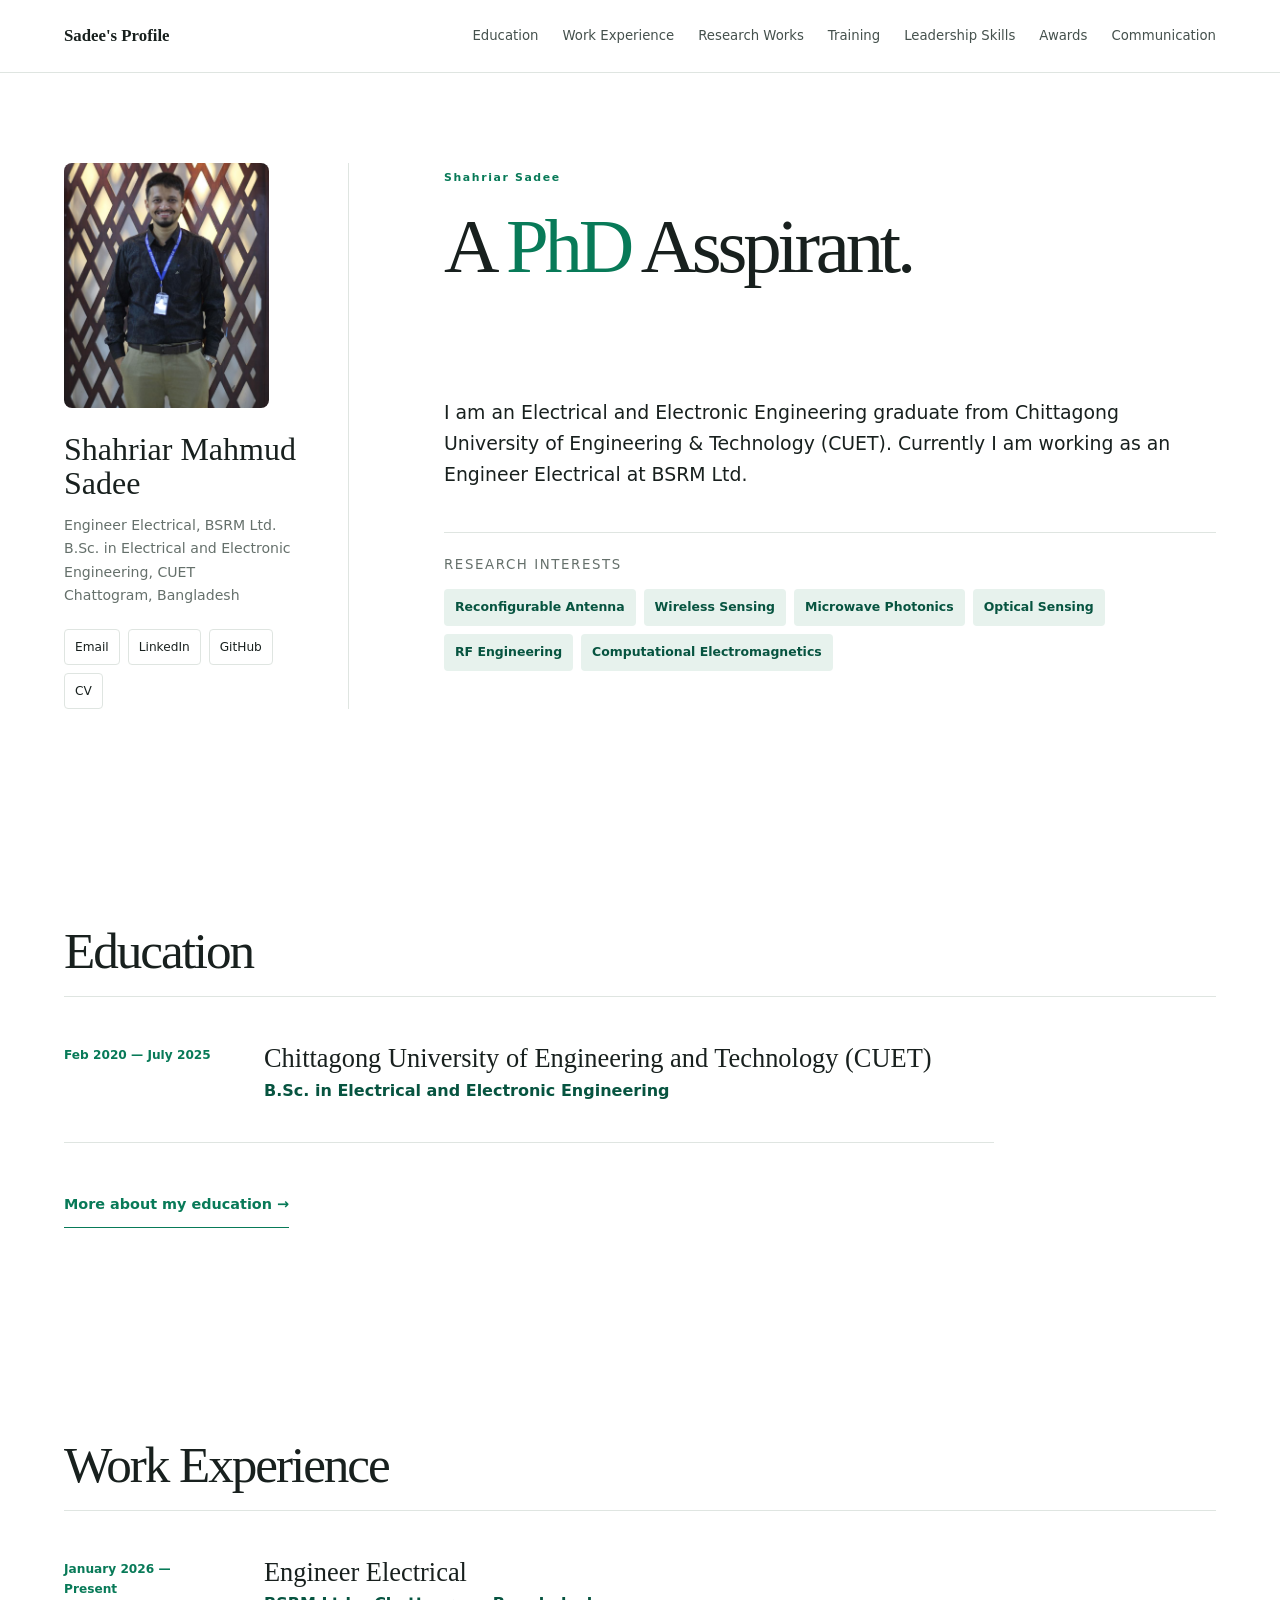
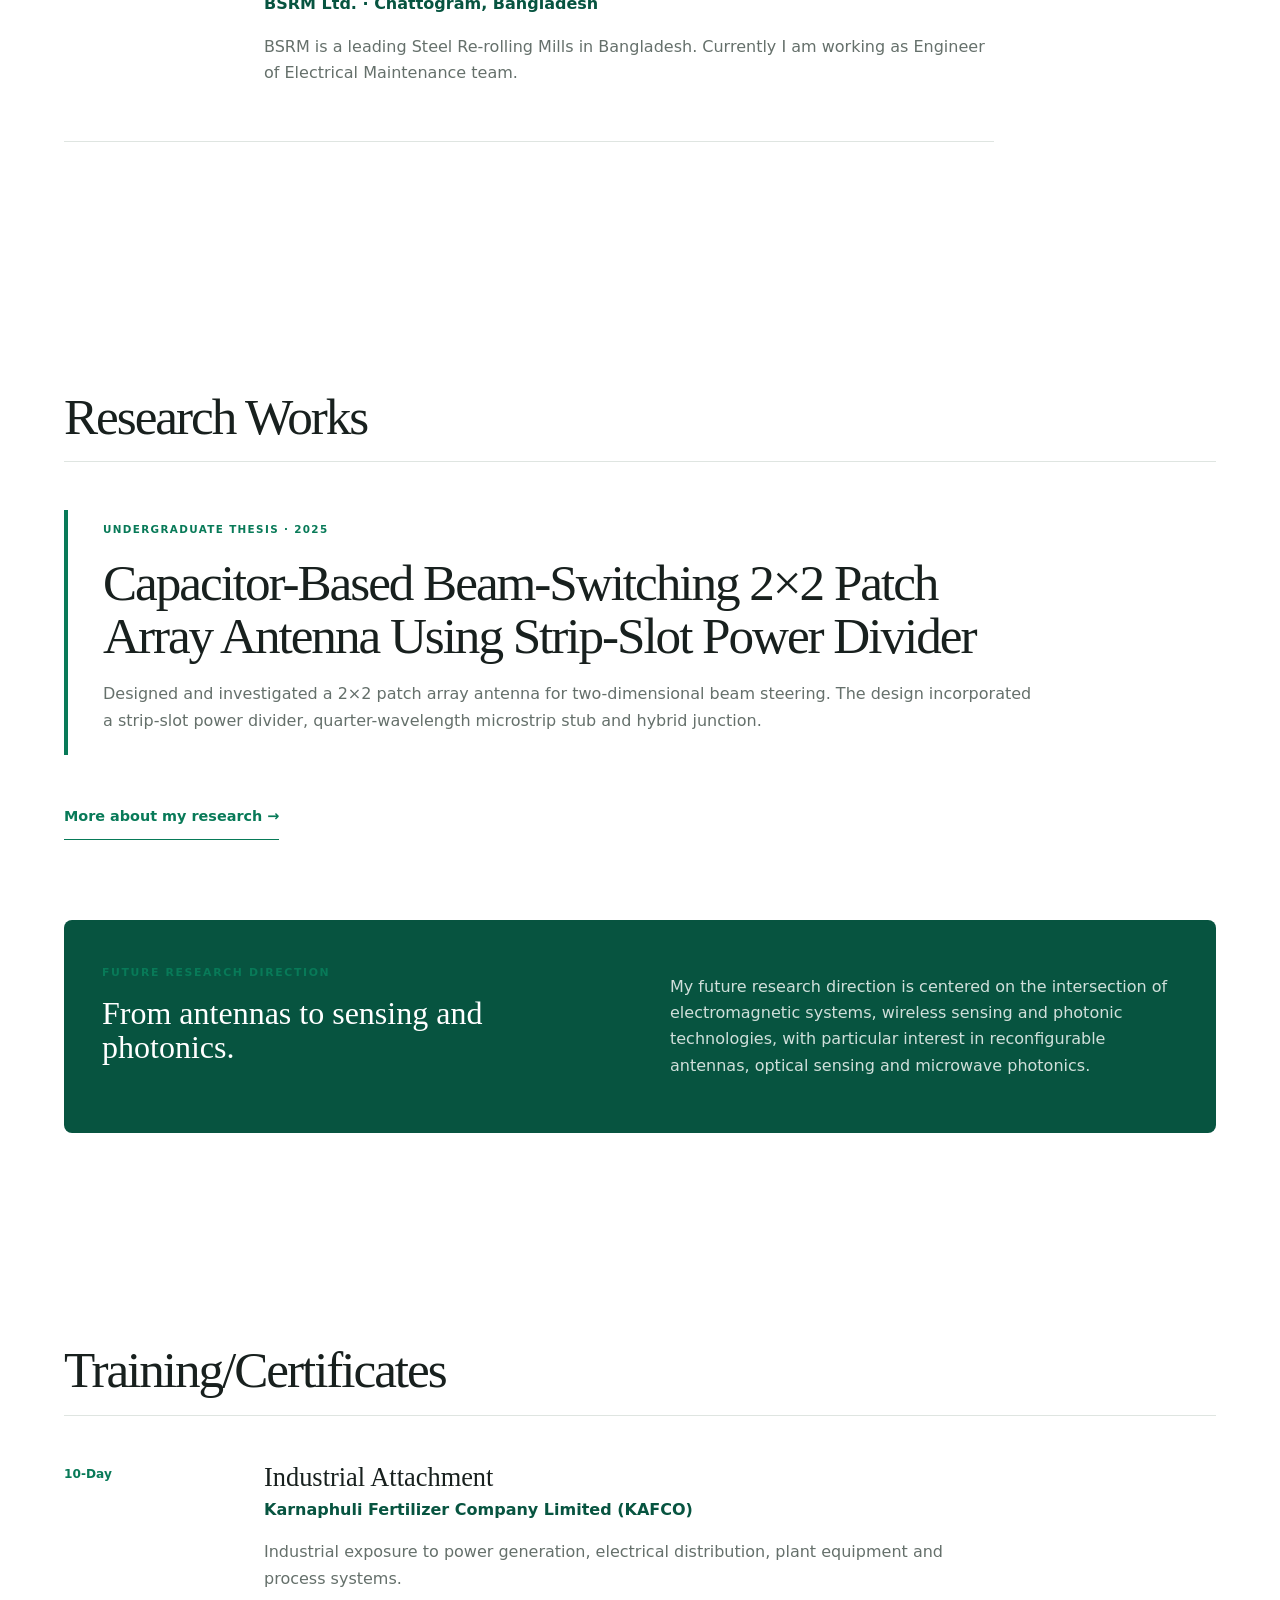
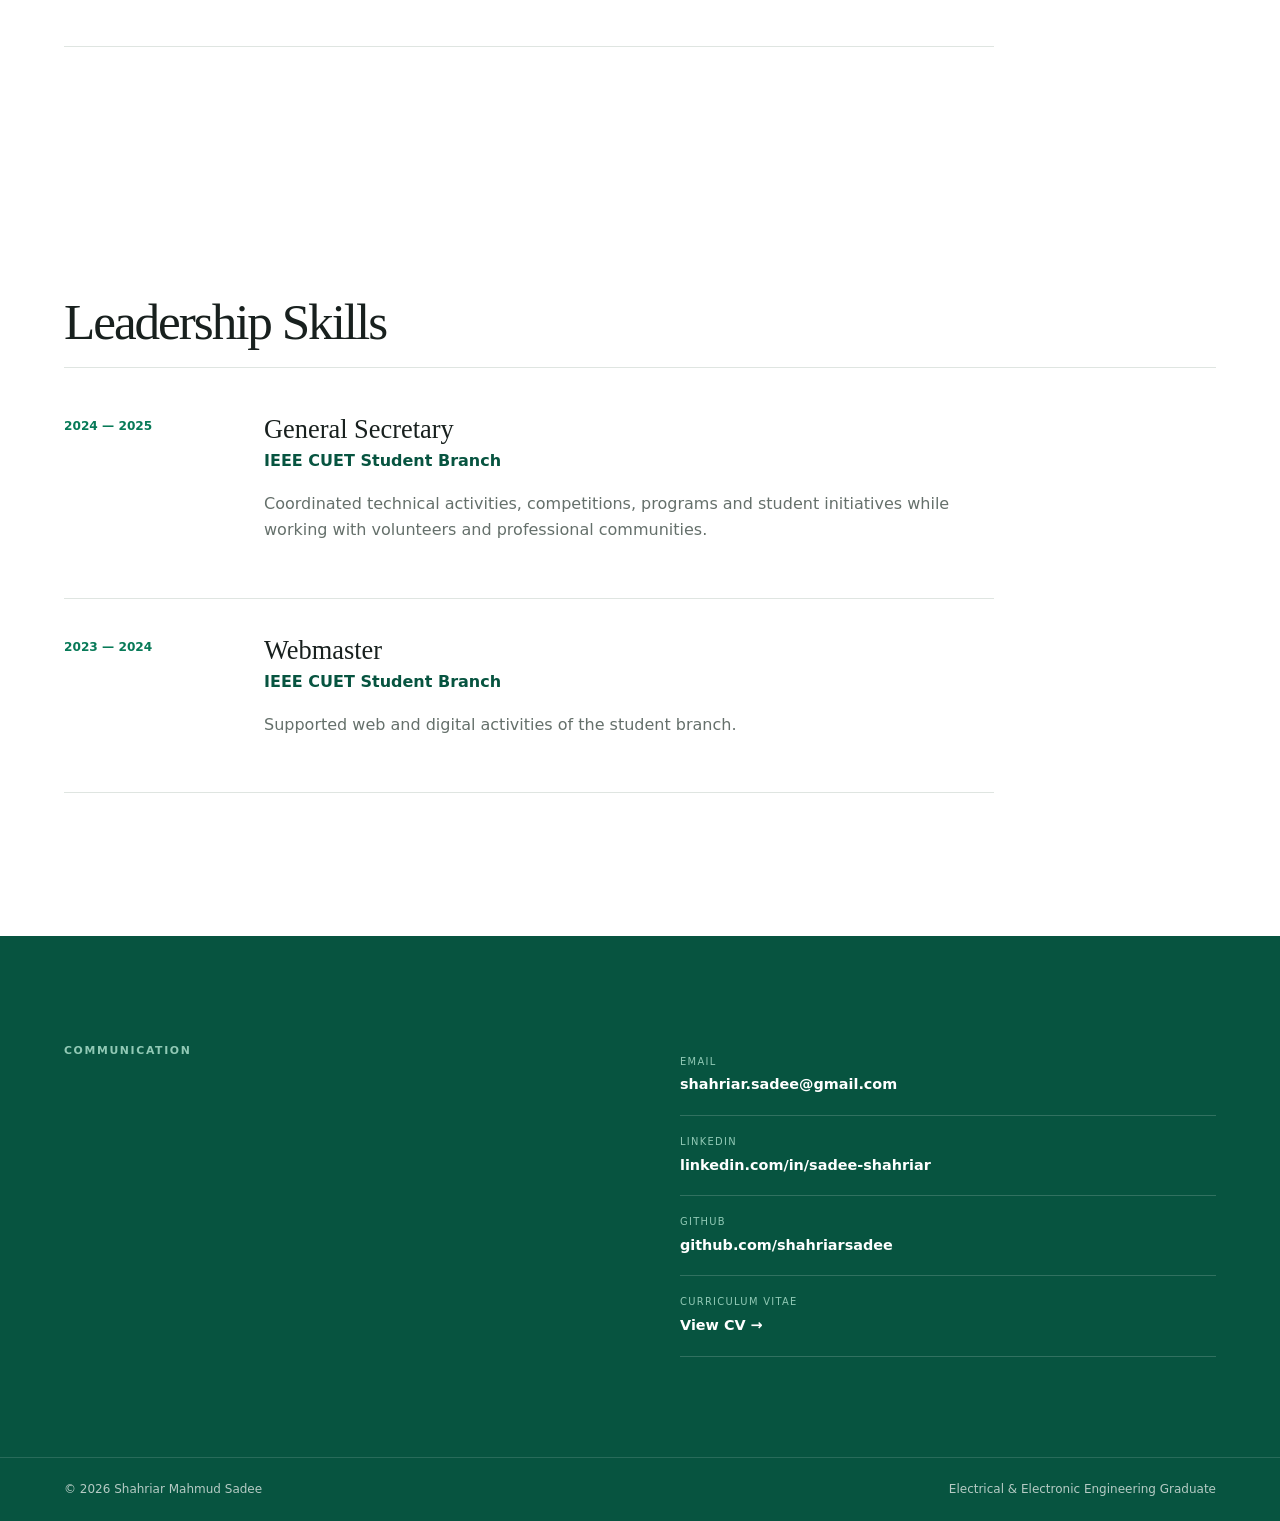
<file: index.html>
<!doctype html>

<html lang="en">

<head>

  <!-- =========================================================
       BLOCK 01: WEBSITE INFORMATION & SOCIAL MEDIA PREVIEW
       
       PURPOSE:
       This block controls how your website appears when someone
       shares your portfolio link on WhatsApp, Facebook, LinkedIn,
       Messenger and other social media platforms.

       YOU CAN EDIT:
       1. Website title
       2. Description
       3. Thumbnail image
       4. Website URL
       ========================================================= -->


  <!-- =========================================================
       BASIC WEBSITE SETTINGS
       ========================================================= -->

  <meta charset="UTF-8">

  <meta
    name="viewport"
    content="width=device-width, initial-scale=1.0"
  >

  <title>
    Shahriar Mahmud Sadee
  </title>

  <meta
    name="description"
    content="Sadee's Portfolio"
  >


  <!-- =========================================================
       OPEN GRAPH PREVIEW
       
       WhatsApp, Facebook, LinkedIn and many other platforms
       use these settings to create a preview card.
       ========================================================= -->


  <!-- WEBSITE TITLE -->

  <meta
    property="og:title"
    content="Shahriar Mahmud Sadee Portfolio"
  >


  <!-- WEBSITE DESCRIPTION -->

  <meta
    property="og:description"
    content="Engineer Electrical, BSRM Ltd."
  >


  <!-- =========================================================
       THUMBNAIL IMAGE
       
       IMPORTANT:
       Replace YOUR-GITHUB-USERNAME with your real GitHub username.

       Example:
       https://YOUR-GITHUB-USERNAME.github.io/assets/images/portfolio-thumbnail.png
       ========================================================= -->

  <meta
    property="og:image"
    content="https://shahriarsadee.github.io/assets/images/profile.jpg"
  >


  <!-- IMAGE WIDTH -->

  <meta
    property="og:image:width"
    content="1200"
  >


  <!-- IMAGE HEIGHT -->

  <meta
    property="og:image:height"
    content="630"
  >


  <!-- IMAGE TYPE -->

  <meta
    property="og:image:type"
    content="image/png"
  >


  <!-- WEBSITE TYPE -->

  <meta
    property="og:type"
    content="website"
  >


  <!-- =========================================================
       WEBSITE ADDRESS
       
       Replace YOUR-GITHUB-USERNAME with your real GitHub username.
       ========================================================= -->

  <meta
    property="og:url"
    content="https://shahriarsadee.github.io/"
  >


  <!-- WEBSITE NAME -->

  <meta
    property="og:site_name"
    content="Shahriar Mahmud Sadee Portfolio"
  >


  <!-- =========================================================
       TWITTER / X PREVIEW
       
       This also helps other platforms that use Twitter-style
       social preview metadata.
       ========================================================= -->

  <meta
    name="twitter:card"
    content="summary_large_image"
  >


  <meta
    name="twitter:title"
    content="Shahriar Mahmud Sadee Portfolio"
  >


  <meta
    name="twitter:description"
    content="Engineer Electrical, BSRM Ltd."
  >


  <meta
    name="twitter:image"
    content="https://shahriarsadee.github.io/assets/images/profile.jpg"
  >


  <!-- =========================================================
       WEBSITE DESIGN FILE
       
       DO NOT REMOVE THIS.
       This connects your index.html with style.css.
       ========================================================= -->

  <link
    rel="stylesheet"
    href="style.css"
  >

</head>


<body>

  <header class="topbar">

    <div class="container navwrap">

      <a
        class="brand"
        href="#home"
      >
        Sadee's Profile
      </a>


      <button class="menu">
        ☰
      </button>


      <nav>

        <a href="#education">
          Education
        </a>

        <a href="#workexperience">
          Work Experience
        </a>

        <a href="#research">
          Research Works
        </a>

        <a href="#training">
          Training
        </a>

         <a href="#leadershipskills">
          Leadership Skills
        </a>
         <a href="#awards">
          Awards
        </a>
        <a href="#contact">
          Communication
        </a>

      </nav>

    </div>

  </header>


  <main>

    <!-- BLOCK 01: HOME / PROFILE -->

    <section
      id="home"
      class="home container"
    >

      <aside class="profile">

        <div class="photo">

          <img
            src="assets/images/profile.jpg"
            alt="Shahriar Mahmud Sadee"
            onerror="this.style.display='none';this.nextElementSibling.style.display='grid'"
          >

          <span>
            SM
          </span>

        </div>


        <h1>
          Shahriar Mahmud Sadee
        </h1>


        <p>
          Engineer Electrical, BSRM Ltd.
          <br>
          B.Sc. in Electrical and Electronic Engineering, CUET
          <br>
          Chattogram, Bangladesh
        </p>


        <div class="links">

          <a href="mailto:shahriar.sadee@gmail.com">
            Email
          </a>

          <a href="https://linkedin.com/in/sadee-shahriar/">
            LinkedIn
          </a>

          <a href="https://github.com/shahriarsadee">
            GitHub
          </a>

          <a href="assets/documents/Shahriar-Sadee-CV.pdf">
            CV
          </a>

        </div>

      </aside>


      <article class="intro">

        <label>
          Shahriar Sadee
        </label>


        <h2>

          A <em>PhD</em> Asspirant.

          <br>
          <br>

        <!--  Interested in

          <em>
            Electromagnetic Sensing,
            Microwave Photonics,
            Optical Sensing,
            Reconfigurable Antenna.
          </em> -->

        </h2>


        <p class="lead">
          I am an Electrical and Electronic Engineering graduate from  Chittagong
          University of Engineering & Technology (CUET). Currently I am working
          as an Engineer Electrical at BSRM Ltd.
        </p>

        <p></p>


        <div class="interest">

          <small>
            RESEARCH INTERESTS
          </small>


          <div>

            <b>Reconfigurable Antenna</b>
            <b>Wireless Sensing</b>
            <b>Microwave Photonics</b>
            <b>Optical Sensing</b>
            <b>RF Engineering</b>
            <b>Computational Electromagnetics</b>

          </div>

        </div>

      </article>

    </section>

    <!-- Block 1: Education -->
   <!-- =========================================================
     BLOCK 01: EDUCATION
     
     PURPOSE:
     Shows a short summary of education on the homepage.
     
     The "More about my education" link opens a separate
     page containing complete education details.
     ========================================================= -->

<section
  id="education"
  class="section"
>

  <div class="container">


    <!-- SECTION TITLE -->

    <header class="sectionhead">

      <h2>
        Education
      </h2>

    </header>


    <!-- =====================================================
         EDUCATION SUMMARY
         Keep only important information here.
         ===================================================== -->

    <div class="timeline">

      <article>

        <time>
          Feb 2020 — July 2025
        </time>

        <div>

          <h3>
            Chittagong University of Engineering and Technology (CUET)
          </h3>

          <b>
            B.Sc. in Electrical and Electronic Engineering
          </b>

        </div>

      </article>

    </div>


    <!-- =====================================================
         MORE LINK
         
         IMPORTANT:
         This connects the homepage to:
         
         pages/education.html
         
         You will create that file in Step 2.
         ===================================================== -->

    <div class="more-section">

      <a href="pages/education.html">
        More about my education →
      </a>

    </div>


  </div>

</section>

    
    <!-- BLOCK 2: WORK EXPERIENCE -->

    <section
      id="workexperience"
      class="section"
    >

      <div class="container">

        <header class="sectionhead">

          <!--span>
            01
        </span-->

          <h2>
            Work Experience
          </h2>

        </header>


        <div class="timeline">

          <article>

            <time>
              January 2026 — Present
            </time>

            <div>

              <h3>
                Engineer Electrical
              </h3>

              <b>
                BSRM Ltd. · Chattogram, Bangladesh
              </b>

              <p>
               BSRM is a leading Steel Re-rolling Mills in Bangladesh. Currently I am working as Engineer of Electrical Maintenance team.
              </p>

            </div>

          </article>


         
        </div>

      </div>

    </section>

  
 <!-- BLOCK 03: RESEARCH WORKS -->

   <!-- =========================================================
     BLOCK 03: RESEARCH WORKS
     
     PURPOSE:
     Shows a short summary of research work on the homepage.

     The "More about my research" link opens a separate
     page containing complete research details.
     ========================================================= -->

<section
  id="research"
  class="section"
>

  <div class="container">


    <!-- =====================================================
         SECTION TITLE
         ===================================================== -->

    <header class="sectionhead">

      <h2>
        Research Works
      </h2>

    </header>



    <!-- =====================================================
         RESEARCH SUMMARY
         
         Keep the most important research information here.
         ===================================================== -->

    <article class="research">

      <small>
        UNDERGRADUATE THESIS · 2025
      </small>


      <h3>
        Capacitor-Based Beam-Switching 2×2 Patch Array Antenna
        Using Strip-Slot Power Divider
      </h3>


      <p>
        Designed and investigated a 2×2 patch array antenna for
        two-dimensional beam steering. The design incorporated a strip-slot
        power divider, quarter-wavelength
        microstrip stub and hybrid junction.
      </p>



      <!-- ===================================================
           RESEARCH SPECIFICATIONS
           =================================================== -->

      <!--div class="stats">


        <div>

          <small>
            FREQUENCY
          </small>

          <b>
            10 GHz
          </b>

        </div>



        <div>

          <small>
            ARRAY
          </small>

          <b>
            2 × 2
          </b>

        </div>



        <div>

          <small>
            SWITCHING
          </small>

          <b>
            Capacitor / Varactor
          </b>

        </div>



        <div>

          <small>
            SIMULATED S11
          </small>

          <b>
            ≈ −52 dB
          </b>

        </div>


    </div-->



      <!-- ===================================================
           SOFTWARE AND TOOLS
           =================================================== -->

      <!--div class="chips">

        <span>Keysight ADS</span>
        <span>CST</span>
        <span>MATLAB</span>
        <span>EM Simulation</span>

    </div-->


    </article>



    <!-- =====================================================
         MORE LINK
         
         This opens:
         pages/research.html
         ===================================================== -->

    <div class="more-section">

      <a href="pages/research.html">
        More about my research →
      </a>

    </div>



    <!-- =====================================================
         FUTURE RESEARCH DIRECTION
         ===================================================== -->

    <div class="future">

      <div>

        <small>
          FUTURE RESEARCH DIRECTION
        </small>

        <h3>
          From antennas to sensing and photonics.
        </h3>

      </div>


      <p>
        My future research direction is centered on the intersection of
        electromagnetic systems, wireless sensing and photonic technologies,
        with particular interest in reconfigurable antennas, optical sensing
        and microwave photonics.
      </p>

    </div>


  </div>

</section>


   

    <!-- Block 4: Training/Certificates-->

     <section
      id="training"
      class="section"
    >

      <div class="container">

        <header class="sectionhead">

          <!--span>
            01
        </span-->

          <h2>
            Training/Certificates
          </h2>

        </header>


        <div class="timeline">

          <article>

            <time>
              10-Day
            </time>

            <div>

              <h3>
                Industrial Attachment
              </h3>

              <b>
                Karnaphuli Fertilizer Company Limited (KAFCO)
              </b>

              <p>
                Industrial exposure to power generation, electrical
                distribution, plant equipment and process systems.
              </p>

            </div>

        </article>


        </div>

      </div>

    </section>
   

    <!--Block 5: Leadership Skills-->
    
       <section
      id="leadershipskills"
      class="section"
    >

      <div class="container">

        <header class="sectionhead">

          <!--span>
            01
        </span-->

          <h2>
            Leadership Skills
          </h2>

        </header>


        <div class="timeline">

          
          <article>

            <time>
              2024 — 2025
            </time>

            <div>

              <h3>
                General Secretary
              </h3>

              <b>
                IEEE CUET Student Branch
              </b>

              <p>
                Coordinated technical activities, competitions, programs and
                student initiatives while working with volunteers and
                professional communities.
              </p>

            </div>

        </article>


          <article>

            <time>
              2023 — 2024
            </time>

            <div>

              <h3>
                Webmaster
              </h3>

              <b>
                IEEE CUET Student Branch
              </b>

              <p>
                Supported web and digital activities of the student branch.
              </p>

            </div>

        </article>

        </div>

      </div>

    </section>

    <!-- BLOCK 07: COMMUNICATION -->

    <section
      id="contact"
      class="contact"
    >

      <div class="container contactgrid">

        <div>

          <label>
            COMMUNICATION
          </label>

          <!--h2>
            Let's discuss engineering, research or collaboration.
        </h2-->

        </div>


        <div class="contactlist">

          <a href="mailto:shahriar.sadee@gmail.com">

            <small>
              EMAIL
            </small>

            <b>
              shahriar.sadee@gmail.com
            </b>

          </a>


          <a href="https://www.linkedin.com/in/sadee-shahriar/">

            <small>
              LINKEDIN
            </small>

            <b>
              linkedin.com/in/sadee-shahriar
            </b>

          </a>


          <a href="https://github.com/shahriarsadee">

            <small>
              GITHUB
            </small>

            <b>
              github.com/shahriarsadee
            </b>

          </a>


          <a href="assets/documents/Shahriar-Sadee-CV.pdf">

            <small>
              CURRICULUM VITAE
            </small>

            <b>
              View CV →
            </b>

          </a>

        </div>

      </div>

  </section>

  </main>


  <footer>

    <div class="container">

      <span>
        © 2026 Shahriar Mahmud Sadee
      </span>

      <span>
        Electrical & Electronic Engineering Graduate
      </span>

    </div>

  </footer>


  <script src="script.js"></script>

</body>

</html>


<!--Block: Publication-->
<!--This Block template can be used in any portion for future necessity.-->
 <!-- BLOCK 05: PUBLICATIONS -->

    <!--section
      id="publications"
      class="section alt"
    >

      <div class="container">

        <header class="sectionhead">

          <span>
            04
          </span>

          <h2>
            Publications
          </h2>

        </header>


        <div class="empty">

          <small>
            PUBLICATION RECORD
          </small>

          <h3>
            Research publications will be listed here.
          </h3>

          <p>
            This section is intentionally prepared for future journal papers,
            conference papers, manuscripts, preprints and technical articles.
            Add only verified publications with official links or DOI.
          </p>

        </div>

      </div>

    </section-->



<!--Block: Portfolio. This block is kept for future use, if it becomes necessary. For now, it is not necessary.-->
 <!--<section
      id="portfolio"
      class="section alt"
    >

      <div class="container">

        <header class="sectionhead">

          <span>
            02
        </span>

          <h2>
            Research Works/ Experience
          </h2>

        </header>


        <p class="muted">
          All my research works are presented here. 
        </p>


        <div class="grid">

          <a
            class="card"
            href="portfolio/antenna.html"
          >

            <small>
              RF / ANTENNA
            </small>

            <h3>
              Design of a Capacitor-based 2D variable Beam-Switching 2×2 Patch Array Antenna
            </h3>

            <p>
              Capacitor-based beam switching and two-dimensional beam steering
              at 10 GHz.
            </p>

            <strong>
              View project →
            </strong>

          </a>


          <a
            class="card"
            href="portfolio/industrial.html"
          >

            <small>
              INDUSTRIAL
            </small>

            <h3>
              Industrial Electrical Systems
            </h3>

            <p>
              Practical engineering observations from industrial environments.
            </p>

            <strong>
              View work →
            </strong>

        </a>


          <a
            class="card"
            href="portfolio/automation.html"
          >

            <small>
              AUTOMATION
            </small>

            <h3>
              Engineering Automation
            </h3>

            <p>
              Excel/VBA-based tools and structured workflows for engineering
              tasks.
            </p>

            <strong>
              View work →
            </strong>

        </a>

        </div>

      </div>

 </section>-->
</file>
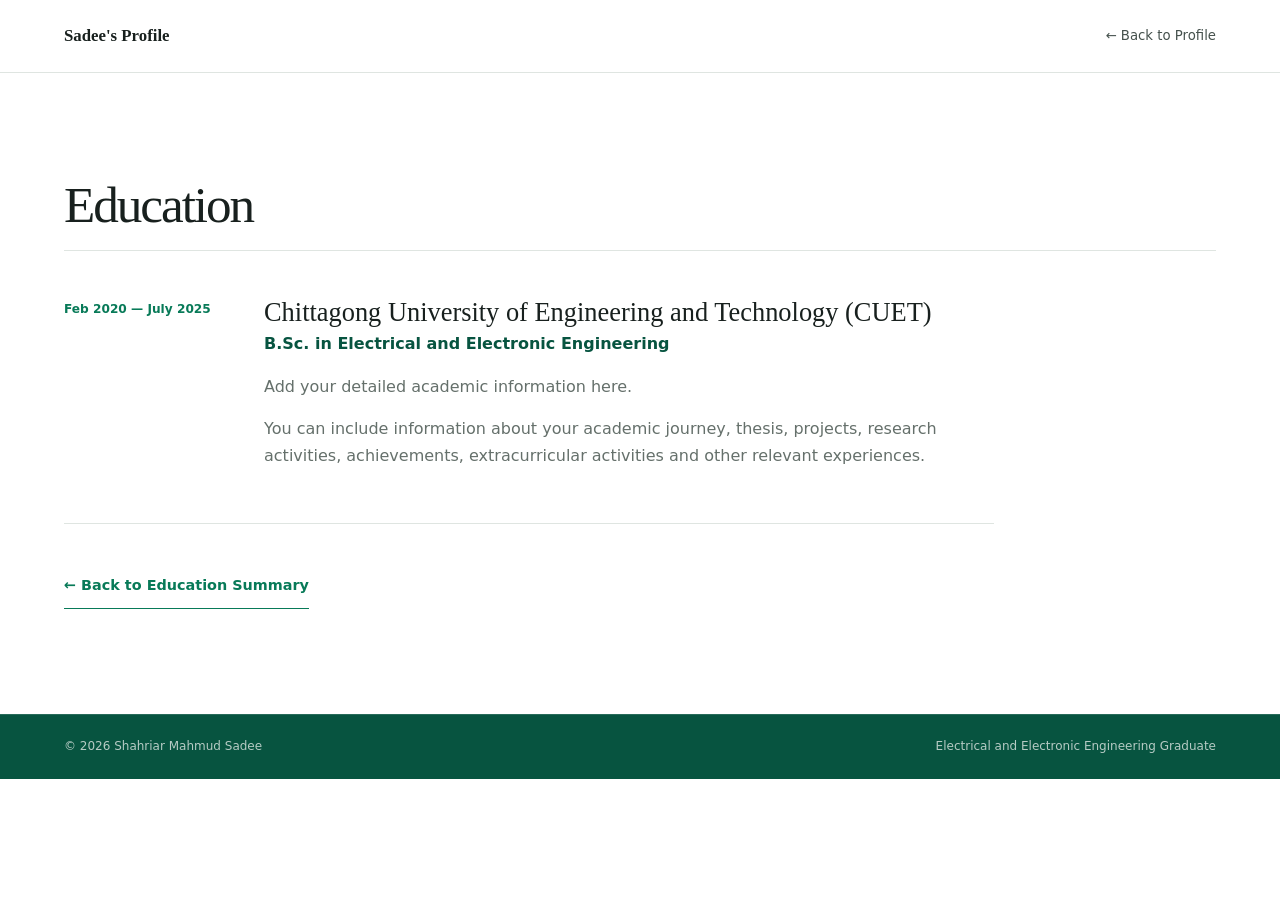
<file: pages/education.html>
<!doctype html>

<html lang="en">

<head>

  <!-- =====================================================
       BASIC PAGE SETTINGS
       ===================================================== -->

  <meta charset="UTF-8">

  <meta
    name="viewport"
    content="width=device-width, initial-scale=1.0"
  >


  <!-- =====================================================
       PAGE TITLE
       
       This is different from your main homepage title.
       ===================================================== -->

  <title>
    Education | Shahriar Mahmud Sadee
  </title>


  <!-- =====================================================
       CONNECT TO MAIN CSS FILE
       
       IMPORTANT:
       
       This file is inside the "pages" folder.
       
       ../ means:
       Go back one folder.
       
       Therefore:
       
       pages/education.html
                ↓
       ../style.css
                ↓
       style.css
       ===================================================== -->

  <link
    rel="stylesheet"
    href="../style.css"
  >

</head>


<body>


  <!-- =====================================================
       TOP NAVIGATION
       ===================================================== -->

  <header class="topbar">

    <div class="container navwrap">


      <!-- =================================================
           WEBSITE BRAND
           
           Clicking this returns to the homepage.
           ================================================= -->

      <a
        class="brand"
        href="../index.html"
      >
        Sadee's Profile
      </a>


      <!-- =================================================
           RETURN TO EDUCATION SECTION ON HOMEPAGE
           ================================================= -->

      <nav>

        <a href="../index.html#education">
          ← Back to Profile
        </a>

      </nav>


    </div>

  </header>


  <!-- =====================================================
       MAIN PAGE CONTENT
       ===================================================== -->

  <main>


    <!-- ===================================================
         EDUCATION DETAILS
         
         Add your complete education history here.
         =================================================== -->

    <section class="section">

      <div class="container">


        <!-- PAGE TITLE -->

        <header class="sectionhead">

          <h2>
            Education
          </h2>

        </header>


        <!-- ===============================================
             EDUCATION DETAILS
             =============================================== -->

        <div class="timeline">


          <!-- =============================================
               CUET
               ============================================= -->

          <article>

            <time>
              Feb 2020 — July 2025
            </time>


            <div>

              <h3>
                Chittagong University of Engineering and Technology (CUET)
              </h3>


              <b>
                B.Sc. in Electrical and Electronic Engineering
              </b>


              <!-- ADD YOUR DETAILS BELOW -->

              <p>
                Add your detailed academic information here.
              </p>


              <p>
                You can include information about your academic journey,
                thesis, projects, research activities, achievements,
                extracurricular activities and other relevant experiences.
              </p>


            </div>

          </article>


        </div>


        <!-- =================================================
             RETURN BUTTON
             ================================================= -->

        <div class="more-section">

          <a href="../index.html#education">
            ← Back to Education Summary
          </a>

        </div>


      </div>

    </section>


  </main>


  <!-- =====================================================
       FOOTER
       ===================================================== -->

  <footer>

    <div class="container">

      <span>
        © 2026 Shahriar Mahmud Sadee
      </span>


      <span>
        Electrical and Electronic Engineering Graduate
      </span>

    </div>

  </footer>


</body>

</html>
</file>
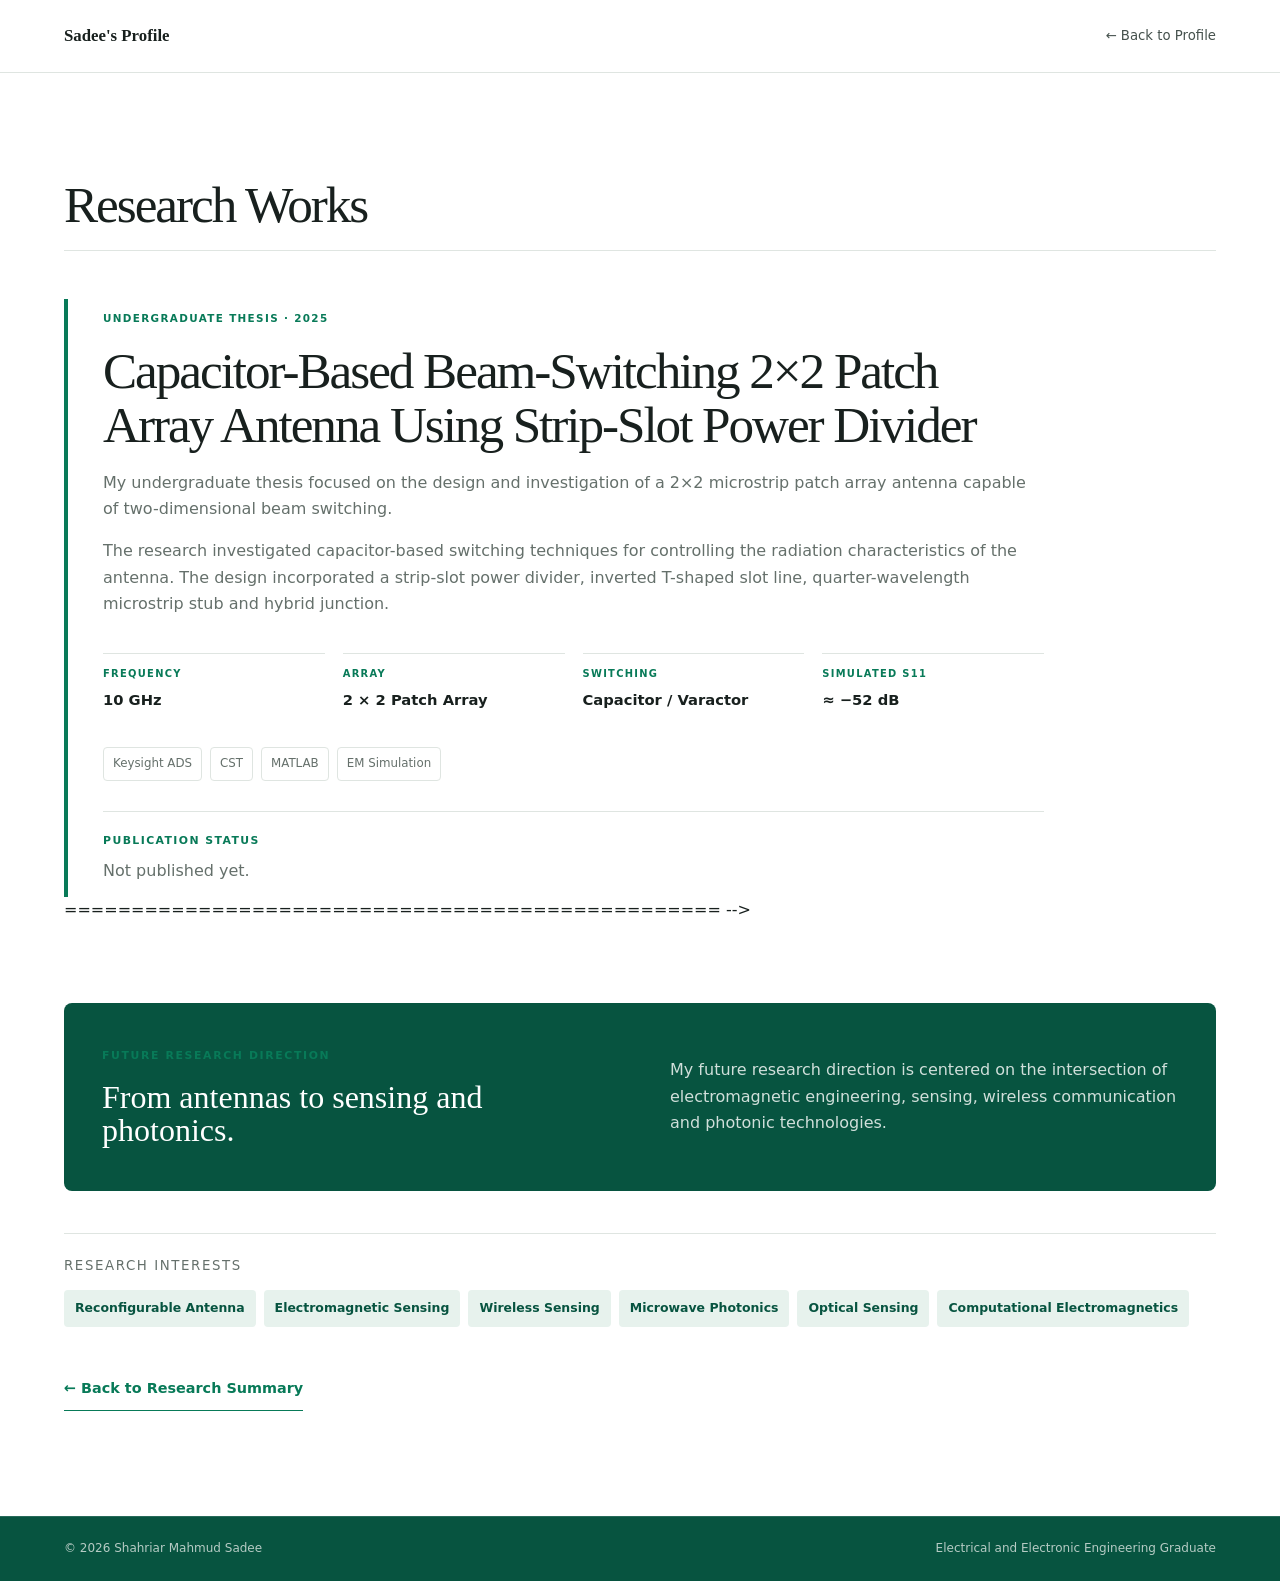
<file: pages/research.html>
<!doctype html>

<html lang="en">

<head>

  <!-- =====================================================
       BASIC PAGE SETTINGS
       ===================================================== -->

  <meta charset="UTF-8">

  <meta
    name="viewport"
    content="width=device-width, initial-scale=1.0"
  >


  <!-- =====================================================
       PAGE TITLE
       ===================================================== -->

  <title>
    Research Works | Shahriar Mahmud Sadee
  </title>


  <!-- =====================================================
       CONNECT TO MAIN CSS FILE

       ../ means:
       Go back from the pages folder to the main folder.

       pages/research.html
              ↓
       ../style.css
              ↓
       style.css
       ===================================================== -->

  <link
    rel="stylesheet"
    href="../style.css"
  >

</head>


<body>


  <!-- =====================================================
       TOP NAVIGATION
       ===================================================== -->

  <header class="topbar">

    <div class="container navwrap">


      <!-- WEBSITE BRAND -->

      <a
        class="brand"
        href="../index.html"
      >
        Sadee's Profile
      </a>


      <!-- BACK TO RESEARCH SECTION -->

      <nav>

        <a href="../index.html#research">
          ← Back to Profile
        </a>

      </nav>


    </div>

  </header>



  <!-- =====================================================
       MAIN RESEARCH CONTENT
       ===================================================== -->

 
<!-- =====================================================
     MAIN RESEARCH CONTENT
     ===================================================== -->

<main>


  <!-- ===================================================
       RESEARCH WORKS PAGE
       =================================================== -->

  <section class="section">

    <div class="container">


      <!-- PAGE TITLE -->

      <header class="sectionhead">

        <h2>
          Research Works
        </h2>

      </header>


      <!-- =================================================
           RESEARCH WORK 01
           ================================================= -->

      <article class="research">


        <!-- RESEARCH CATEGORY / STATUS -->

        <small>
          UNDERGRADUATE THESIS · 2025
        </small>


        <!-- RESEARCH TITLE -->

        <h3>
          Capacitor-Based Beam-Switching 2×2 Patch Array Antenna
          Using Strip-Slot Power Divider
        </h3>


        <!-- RESEARCH SUMMARY -->

        <p>
          My undergraduate thesis focused on the design and investigation
          of a 2×2 microstrip patch array antenna capable of
          two-dimensional beam switching.
        </p>


        <p>
          The research investigated capacitor-based switching techniques
          for controlling the radiation characteristics of the antenna.
          The design incorporated a strip-slot power divider, inverted
          T-shaped slot line, quarter-wavelength microstrip stub and
          hybrid junction.
        </p>


        <!-- =============================================
             TECHNICAL INFORMATION
             ============================================= -->

        <div class="stats">


          <div>

            <small>
              FREQUENCY
            </small>

            <b>
              10 GHz
            </b>

          </div>


          <div>

            <small>
              ARRAY
            </small>

            <b>
              2 × 2 Patch Array
            </b>

          </div>


          <div>

            <small>
              SWITCHING
            </small>

            <b>
              Capacitor / Varactor
            </b>

          </div>


          <div>

            <small>
              SIMULATED S11
            </small>

            <b>
              ≈ −52 dB
            </b>

          </div>


        </div>


        <!-- =============================================
             SOFTWARE AND TOOLS
             ============================================= -->

        <div class="chips">

          <span>Keysight ADS</span>
          <span>CST</span>
          <span>MATLAB</span>
          <span>EM Simulation</span>

        </div>


        <!-- =============================================
             PUBLICATION SECTION

             IF THIS RESEARCH IS PUBLISHED:
             Replace # with the DOI or publication link.

             Example:
             href="https://doi.org/xxxxx"

             IF NOT PUBLISHED:
             Keep the status as "Not Published Yet".
             ============================================= -->

        <div class="publication-link">

          <small>
            PUBLICATION STATUS
          </small>


          <p>
            Not published yet.
          </p>


          <!--
          WHEN PUBLISHED, USE THIS:

          <a
            href="YOUR-PUBLICATION-LINK"
            target="_blank"
          >
            View Publication →
          </a>
          -->

        </div>


      </article>



      <!-- =================================================
           RESEARCH WORK 02
           
           FUTURE RESEARCH WORK
           
           Copy this entire block whenever you want to add
           another research project.
           ================================================= -->

      <!--

      <article class="research">


        <small>
          RESEARCH PROJECT · YEAR
        </small>


        <h3>
          Title of Your Future Research Work
        </h3>


        <p>
          Write a short introduction to the research work here.
        </p>


        <p>
          Add methodology, objectives or important technical
          information here.
        </p>


        <div class="stats">


          <div>

            <small>
              PARAMETER 01
            </small>

            <b>
              Information
            </b>

          </div>


          <div>

            <small>
              PARAMETER 02
            </small>

            <b>
              Information
            </b>

          </div>


          <div>

            <small>
              PARAMETER 03
            </small>

            <b>
              Information
            </b>

          </div>


          <div>

            <small>
              RESULT
            </small>

            <b>
              Information
            </b>

          </div>


        </div>


        <div class="chips">

          <span>Software 01</span>
          <span>Software 02</span>
          <span>Software 03</span>

        </div>


        <div class="publication-link">

          <small>
            PUBLICATION STATUS
          </small>


          <p>
            Not published yet.
          </p>

        </div>


      </article>

      -->


      <!-- =================================================
           ADD MORE RESEARCH WORKS

           To add Research Work 03, Research Work 04, etc.,
           copy the template above.

           You can remove the comment tags:
           
           <!--
           and
           -->

           
           ================================================= -->


      <!-- =================================================
           FUTURE RESEARCH DIRECTION
           ================================================= -->

      <div class="future">

        <div>

          <small>
            FUTURE RESEARCH DIRECTION
          </small>

          <h3>
            From antennas to sensing and photonics.
          </h3>

        </div>


        <p>
          My future research direction is centered on the intersection
          of electromagnetic engineering, sensing, wireless communication
          and photonic technologies.
        </p>

      </div>



      <!-- =================================================
           RESEARCH INTERESTS
           ================================================= -->

      <div class="interest">

        <small>
          RESEARCH INTERESTS
        </small>


        <div>

          <b>Reconfigurable Antenna</b>
          <b>Electromagnetic Sensing</b>
          <b>Wireless Sensing</b>
          <b>Microwave Photonics</b>
          <b>Optical Sensing</b>
          <b>Computational Electromagnetics</b>

        </div>

      </div>



      <!-- BACK BUTTON -->

      <div class="more-section">

        <a href="../index.html#research">
          ← Back to Research Summary
        </a>

      </div>


    </div>

  </section>


</main>




  <!-- =====================================================
       FOOTER
       ===================================================== -->

  <footer>

    <div class="container">

      <span>
        © 2026 Shahriar Mahmud Sadee
      </span>


      <span>
        Electrical and Electronic Engineering Graduate
      </span>

    </div>

  </footer>


</body>

</html>
</file>
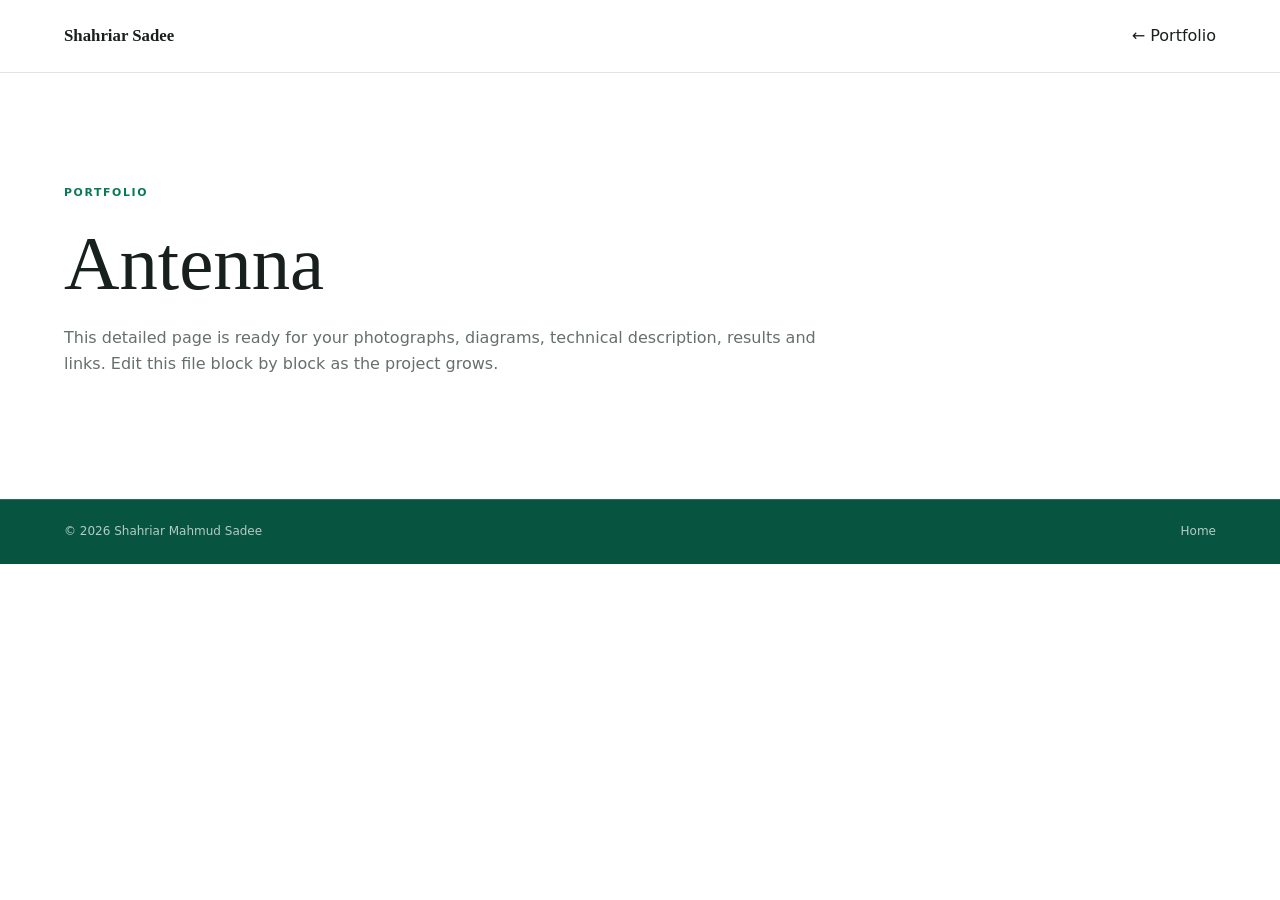
<file: portfolio/antenna.html>
<!doctype html><html><head><meta charset="UTF-8"><meta name="viewport" content="width=device-width,initial-scale=1"><title>antenna | Shahriar Sadee</title><link rel="stylesheet" href="../style.css"></head><body><header class="topbar"><div class="container navwrap"><a class="brand" href="../index.html">Shahriar Sadee</a><a href="../index.html#portfolio">← Portfolio</a></div></header><main><section class="section container"><label>PORTFOLIO</label><h2 style="font-size:clamp(3rem,6vw,5.5rem);margin:20px 0">Antenna</h2><p class="muted" style="max-width:760px">This detailed page is ready for your photographs, diagrams, technical description, results and links. Edit this file block by block as the project grows.</p></section></main><footer><div class="container"><span>© 2026 Shahriar Mahmud Sadee</span><a href="../index.html">Home</a></div></footer></body></html>
</file>
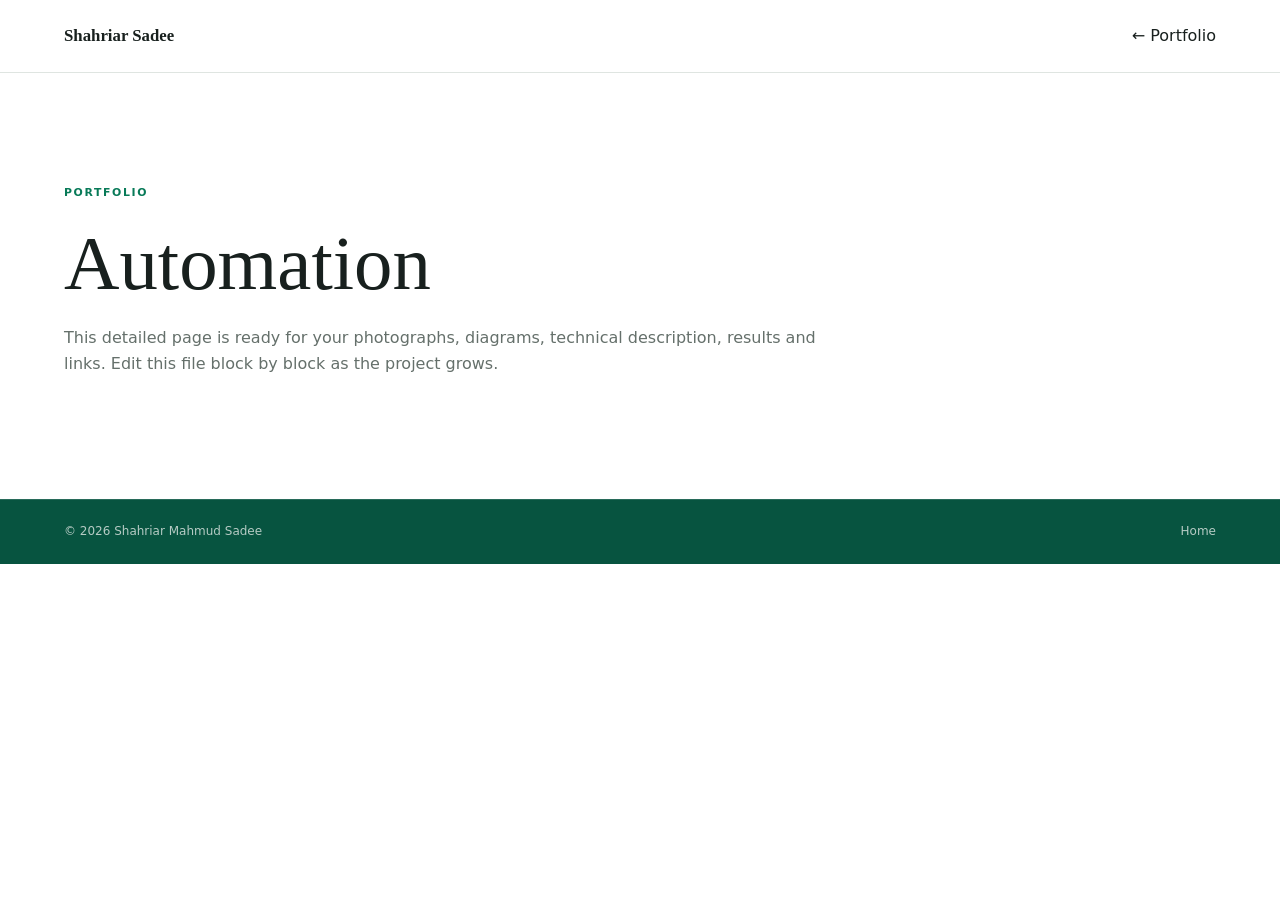
<file: portfolio/automation.html>
<!doctype html><html><head><meta charset="UTF-8"><meta name="viewport" content="width=device-width,initial-scale=1"><title>automation | Shahriar Sadee</title><link rel="stylesheet" href="../style.css"></head><body><header class="topbar"><div class="container navwrap"><a class="brand" href="../index.html">Shahriar Sadee</a><a href="../index.html#portfolio">← Portfolio</a></div></header><main><section class="section container"><label>PORTFOLIO</label><h2 style="font-size:clamp(3rem,6vw,5.5rem);margin:20px 0">Automation</h2><p class="muted" style="max-width:760px">This detailed page is ready for your photographs, diagrams, technical description, results and links. Edit this file block by block as the project grows.</p></section></main><footer><div class="container"><span>© 2026 Shahriar Mahmud Sadee</span><a href="../index.html">Home</a></div></footer></body></html>
</file>
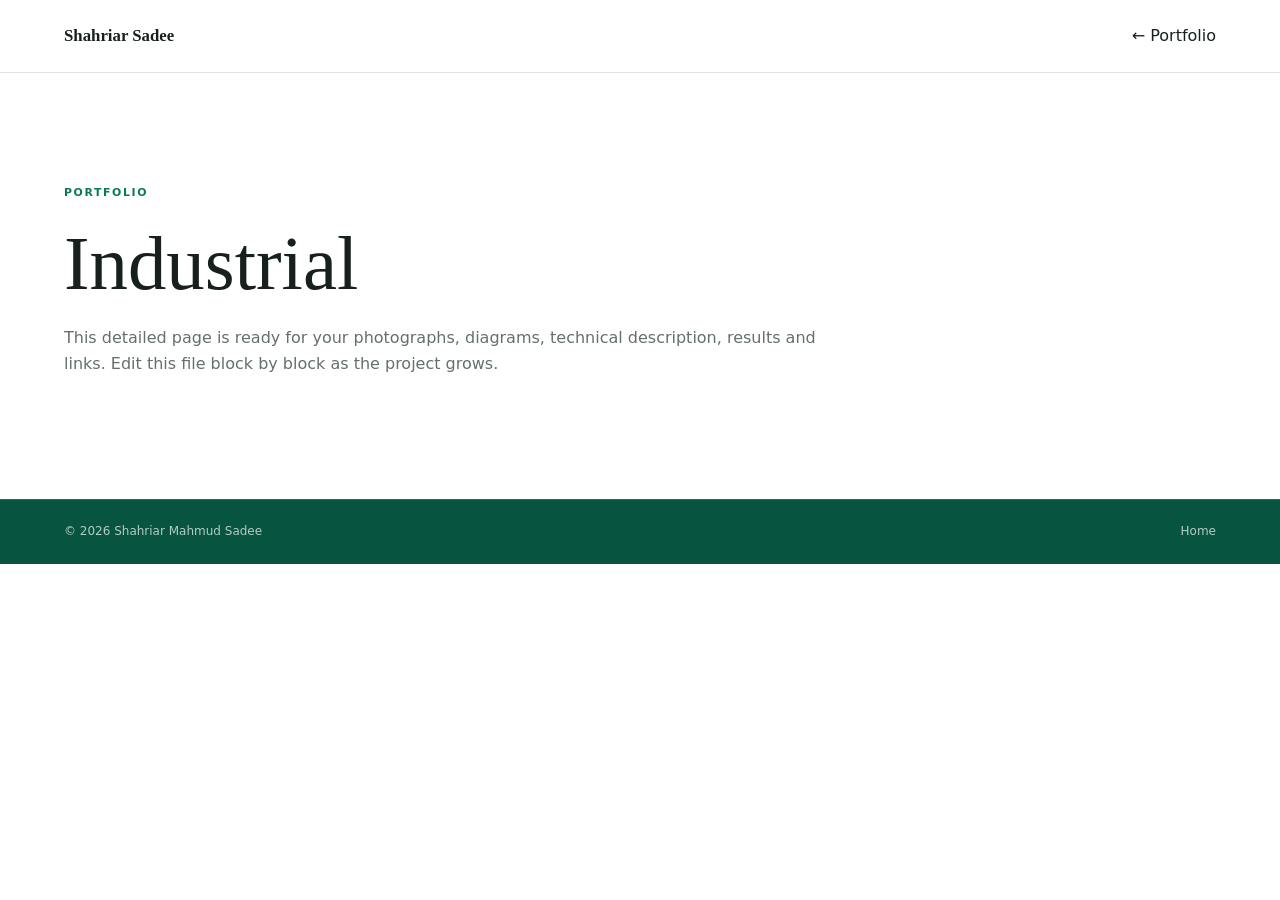
<file: portfolio/industrial.html>
<!doctype html><html><head><meta charset="UTF-8"><meta name="viewport" content="width=device-width,initial-scale=1"><title>industrial | Shahriar Sadee</title><link rel="stylesheet" href="../style.css"></head><body><header class="topbar"><div class="container navwrap"><a class="brand" href="../index.html">Shahriar Sadee</a><a href="../index.html#portfolio">← Portfolio</a></div></header><main><section class="section container"><label>PORTFOLIO</label><h2 style="font-size:clamp(3rem,6vw,5.5rem);margin:20px 0">Industrial</h2><p class="muted" style="max-width:760px">This detailed page is ready for your photographs, diagrams, technical description, results and links. Edit this file block by block as the project grows.</p></section></main><footer><div class="container"><span>© 2026 Shahriar Mahmud Sadee</span><a href="../index.html">Home</a></div></footer></body></html>
</file>
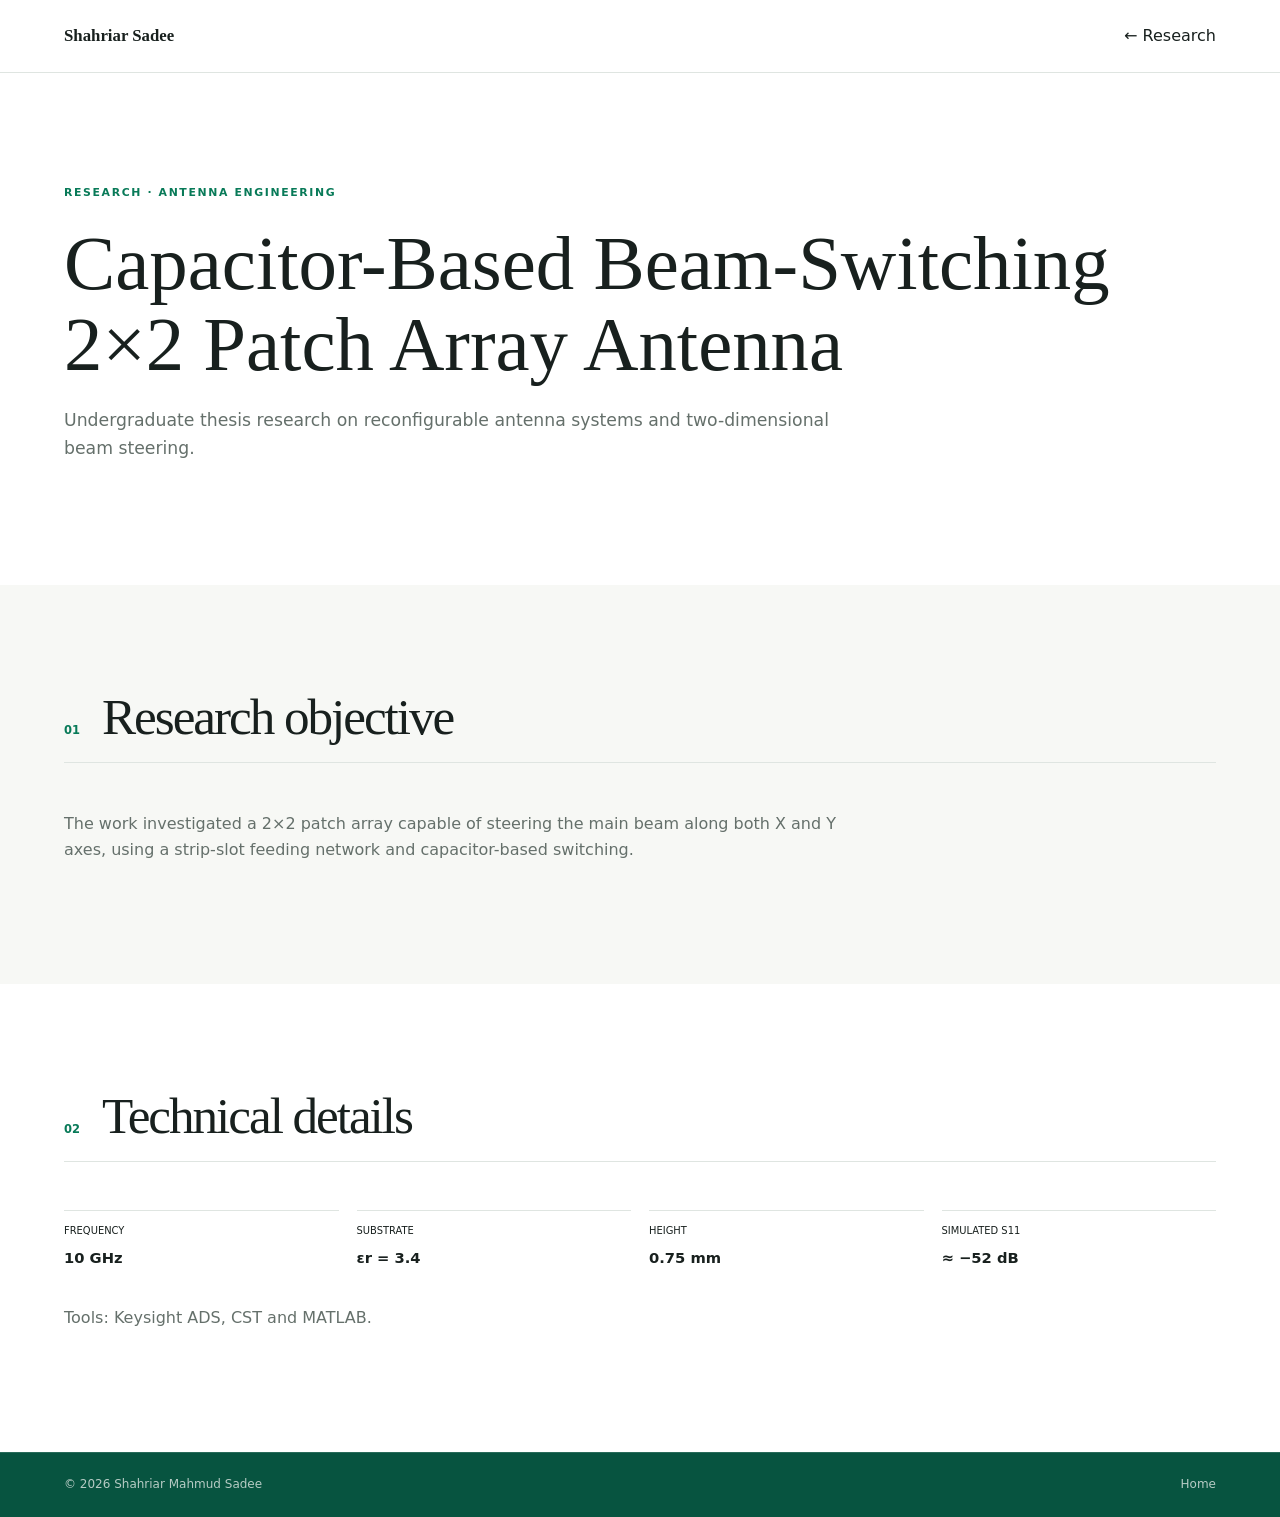
<file: research/thesis.html>
<!doctype html><html><head><meta charset="UTF-8"><meta name="viewport" content="width=device-width,initial-scale=1"><title>Research Thesis | Shahriar Sadee</title><link rel="stylesheet" href="../style.css"></head><body><header class="topbar"><div class="container navwrap"><a class="brand" href="../index.html">Shahriar Sadee</a><a href="../index.html#research">← Research</a></div></header><main><section class="section container"><label>RESEARCH · ANTENNA ENGINEERING</label><h2 style="font-size:clamp(3rem,6vw,5.5rem);margin:20px 0">Capacitor-Based Beam-Switching 2×2 Patch Array Antenna</h2><p class="muted" style="max-width:800px;font-size:1.08rem">Undergraduate thesis research on reconfigurable antenna systems and two-dimensional beam steering.</p></section><section class="section alt"><div class="container"><header class="sectionhead"><span>01</span><h2>Research objective</h2></header><p class="muted" style="max-width:800px">The work investigated a 2×2 patch array capable of steering the main beam along both X and Y axes, using a strip-slot feeding network and capacitor-based switching.</p></div></section><section class="section container"><header class="sectionhead"><span>02</span><h2>Technical details</h2></header><div class="stats"><div><small>FREQUENCY</small><b>10 GHz</b></div><div><small>SUBSTRATE</small><b>εr = 3.4</b></div><div><small>HEIGHT</small><b>0.75 mm</b></div><div><small>SIMULATED S11</small><b>≈ −52 dB</b></div></div><p class="muted">Tools: Keysight ADS, CST and MATLAB.</p></section></main><footer><div class="container"><span>© 2026 Shahriar Mahmud Sadee</span><a href="../index.html">Home</a></div></footer></body></html>
</file>
<file: style.css>
:root {
  --ink: #18201e;
  --muted: #65706b;
  --green: #087a58;
  --dark: #075440;
  --light: #e7f2ed;
  --cream: #f7f8f5;
  --white: #fff;
  --line: #dfe5e1;
  --max: 1160px;
}

* {
  box-sizing: border-box;
}

html {
  scroll-behavior: smooth;
}

body {
  margin: 0;
  color: var(--ink);
  font-family: Inter, system-ui, -apple-system, "Segoe UI", sans-serif;
  line-height: 1.65;
}

a {
  color: inherit;
  text-decoration: none;
}

.container {
  width: min(var(--max), 90%);
  margin: auto;
}

h1,
h2,
h3 {
  font-family: Georgia, "Times New Roman", serif;
  font-weight: 500;
  line-height: 1.05;
}

/* =========================
   Navigation
========================= */

.topbar {
  position: sticky;
  top: 0;
  z-index: 20;
  background: #ffffffeb;
  backdrop-filter: blur(12px);
  border-bottom: 1px solid var(--line);
}

.navwrap {
  height: 72px;
  display: flex;
  align-items: center;
  justify-content: space-between;
}

.brand {
  font: 600 1.05rem Georgia, serif;
}

.navwrap nav {
  display: flex;
  gap: 24px;
  font-size: 0.83rem;
  color: #45514d;
}

.navwrap nav a:hover {
  color: var(--green);
}

.menu {
  display: none;
  border: 0;
  background: none;
  font-size: 1.4rem;
}

/* =========================
   Home Section
========================= */

.home {
  display: grid;
  grid-template-columns: 285px 1fr;
  gap: 95px;
  padding: 90px 0 110px;
}

.profile {
  border-right: 1px solid var(--line);
  padding-right: 40px;
}

.photo {
  width: 205px;
  height: 245px;
  border-radius: 8px;
  overflow: hidden;
  background: var(--light);
  margin-bottom: 25px;
}

.photo img {
  width: 100%;
  height: 100%;
  object-fit: cover;
}

.photo span {
  height: 100%;
  display: grid;
  place-items: center;
  color: var(--dark);
  font: 600 4rem Georgia, serif;
}

.profile h1 {
  font-size: 2rem;
  margin: 0 0 7px;
}

.profile > b {
  color: var(--green);
}

.profile p {
  color: var(--muted);
  font-size: 0.88rem;
}

/* Profile Links */

.links {
  display: flex;
  flex-wrap: wrap;
  gap: 8px;
  margin-top: 22px;
}

.links a {
  font-size: 0.76rem;
  border: 1px solid var(--line);
  padding: 7px 10px;
  border-radius: 4px;
}

.links a:hover {
  border-color: var(--green);
  color: var(--green);
}

/* =========================
   Typography & Labels
========================= */

label,
.kicker,
.research > small,
.future small,
.empty small,
.contact label {
  font-size: 0.68rem;
  letter-spacing: 0.15em;
  font-weight: 700;
  color: var(--green);
}

/* =========================
   Introduction
========================= */

.intro h2 {
  font-size: clamp(3rem, 6vw, 5.7rem);
  letter-spacing: -0.055em;
  max-width: 900px;
  margin: 18px 0 28px;
}

.intro h2 em {
  color: var(--green);
  font-style: normal;
}

.intro p {
  max-width: 760px;
  color: #53605b;
}

.intro .lead {
  font-size: 1.18rem;
  color: var(--ink);
}

/* Research Interest */

.interest {
  margin-top: 42px;
  border-top: 1px solid var(--line);
  padding-top: 18px;
}

.interest small {
  color: var(--muted);
  letter-spacing: 0.12em;
}

.interest div {
  display: flex;
  flex-wrap: wrap;
  gap: 8px;
  margin-top: 12px;
}

.interest b {
  background: var(--light);
  color: var(--dark);
  font-size: 0.78rem;
  padding: 8px 11px;
  border-radius: 4px;
}

/* =========================
   General Sections
========================= */

.section {
  padding: 105px 0;
}

.alt {
  background: var(--cream);
}

.sectionhead {
  display: flex;
  align-items: baseline;
  gap: 22px;
  border-bottom: 1px solid var(--line);
  padding-bottom: 18px;
  margin-bottom: 48px;
}

.sectionhead span {
  font-size: 0.72rem;
  color: var(--green);
  font-weight: 700;
}

.sectionhead h2 {
  font-size: clamp(2.3rem, 4vw, 4rem);
  margin: 0;
  letter-spacing: -0.04em;
}

.muted,
.timeline p,
.research > p,
.empty p {
  color: var(--muted);
}

/* =========================
   Timeline
========================= */

.timeline {
  max-width: 930px;
}

.timeline article {
  display: grid;
  grid-template-columns: 155px 1fr;
  gap: 45px;
  padding: 0 0 38px;
  margin-bottom: 38px;
  border-bottom: 1px solid var(--line);
}

.timeline time {
  font-size: 0.76rem;
  color: var(--green);
  font-weight: 700;
}

.timeline h3 {
  font-size: 1.65rem;
  margin: 0 0 5px;
}

.timeline b {
  color: var(--dark);
}

/* =========================
   Cards / Grid
========================= */

.grid {
  display: grid;
  grid-template-columns: repeat(3, 1fr);
  gap: 18px;
  margin-top: 38px;
}

.card {
  background: white;
  border: 1px solid var(--line);
  border-radius: 8px;
  padding: 28px;
  min-height: 285px;
  display: flex;
  flex-direction: column;
  transition: 0.2s;
}

.card:hover {
  transform: translateY(-4px);
  border-color: #a7cbbd;
  box-shadow: 0 18px 45px #174c3b12;
}

.card small,
.research small {
  color: var(--green);
  font-weight: 700;
  letter-spacing: 0.13em;
  font-size: 0.65rem;
}

.card h3 {
  font-size: 1.65rem;
  margin: 45px 0 12px;
}

.card p {
  color: var(--muted);
  font-size: 0.92rem;
}

.card strong {
  margin-top: auto;
  color: var(--green);
  font-size: 0.84rem;
}

/* =========================
   Research Section
========================= */

.research {
  border-left: 4px solid var(--green);
  padding: 5px 0 5px 35px;
  max-width: 980px;
}

.research h3 {
  font-size: clamp(2rem, 4vw, 3.4rem);
  margin: 14px 0 18px;
  letter-spacing: -0.04em;
}

.stats {
  display: grid;
  grid-template-columns: repeat(4, 1fr);
  gap: 18px;
  margin: 35px 0;
}

.stats div {
  border-top: 1px solid var(--line);
  padding-top: 12px;
}

.stats small {
  display: block;
  font-size: 0.62rem;
}

.stats b {
  display: block;
  margin-top: 6px;
  font-size: 0.92rem;
  color: var(--ink);
}

.chips {
  display: flex;
  flex-wrap: wrap;
  gap: 8px;
  margin-bottom: 25px;
}

.chips span {
  border: 1px solid var(--line);
  padding: 6px 9px;
  border-radius: 4px;
  font-size: 0.74rem;
  color: var(--muted);
}

.research > a {
  font-weight: 700;
  color: var(--green);
  font-size: 0.85rem;
}

/* =========================
   Future Section
========================= */

.future {
  display: grid;
  grid-template-columns: 1fr 1fr;
  gap: 60px;
  margin-top: 80px;
  padding: 38px;
  background: var(--dark);
  color: white;
  border-radius: 8px;
}

.future h3 {
  font-size: 2rem;
  margin: 13px 0 0;
}

.future p {
  color: #d0dfda;
}

/* =========================
   Empty Section
========================= */

.empty {
  max-width: 760px;
  padding: 35px;
  border: 1px solid var(--line);
  background: white;
  border-radius: 8px;
}

.empty h3 {
  font-size: 1.8rem;
  margin: 14px 0 10px;
}

/* =========================
   Contact Section
========================= */

.contact {
  background: var(--dark);
  color: white;
  padding: 100px 0;
}

.contactgrid {
  display: grid;
  grid-template-columns: 1fr 1fr;
  gap: 80px;
}

.contact label {
  color: #91c9b5;
}

.contact h2 {
  font: 500 clamp(2.7rem, 5vw, 5rem) / 1.02 Georgia, serif;
  letter-spacing: -0.05em;
  margin: 18px 0;
}

.contactlist {
  display: grid;
}

.contactlist a {
  padding: 18px 0;
  border-bottom: 1px solid #ffffff2b;
}

.contactlist a:hover b {
  color: #91c9b5;
}

.contactlist small {
  display: block;
  color: #91c9b5;
  letter-spacing: 0.13em;
  font-size: 0.62rem;
}

.contactlist b {
  display: block;
  margin-top: 3px;
  font-size: 0.9rem;
}

/* =========================
   Footer
========================= */

footer {
  background: var(--dark);
  border-top: 1px solid #ffffff22;
  color: #b6cbc4;
  padding: 22px 0;
  font-size: 0.75rem;
}

footer .container {
  display: flex;
  justify-content: space-between;
}

/* =========================
   Responsive: Tablet
========================= */

/* =========================================================
   MORE SECTION LINK

   PURPOSE:
   Creates the "More about my education →" link.

   This same CSS can later be used for:
   - Work Experience
   - Research Works
   - Training
   - Leadership Skills
   - Awards
   ========================================================= */

.more-section {

    margin-top: 40px;

}


.more-section a {

    display: inline-block;

    color: var(--green);

    font-size: 0.9rem;

    font-weight: 700;

    padding: 10px 0;

    border-bottom: 1px solid var(--green);

}


.more-section a:hover {

    color: var(--dark);

    border-bottom-color: var(--dark);

}

/* =========================================================
   PUBLICATION LINK

   PURPOSE:
   Shows the publication status and publication link
   for each research work.
   ========================================================= */

.publication-link{

    margin-top:30px;

    padding-top:20px;

    border-top:1px solid var(--line);

}


.publication-link small{

    display:block;

    color:var(--green);

    font-size:0.68rem;

    letter-spacing:0.13em;

    font-weight:700;

}


.publication-link p{

    margin:8px 0;

    color:var(--muted);

}


.publication-link a{

    display:inline-block;

    margin-top:5px;

    color:var(--green);

    font-weight:700;

    font-size:0.9rem;

}


.publication-link a:hover{

    color:var(--dark);

}

@media (max-width: 850px) {
  .navwrap nav {
    display: none;
    position: absolute;
    top: 72px;
    left: 0;
    right: 0;
    background: white;
    border-bottom: 1px solid var(--line);
    padding: 20px 5%;
    flex-direction: column;
  }

  .navwrap nav.open {
    display: flex;
  }

  .menu {
    display: block;
  }

  .home {
    grid-template-columns: 1fr;
    gap: 45px;
    padding-top: 60px;
  }

  .profile {
    border-right: 0;
    border-bottom: 1px solid var(--line);
    padding: 0 0 35px;
  }

  .photo {
    width: 170px;
    height: 205px;
  }

  .grid {
    grid-template-columns: 1fr;
  }

  .stats {
    grid-template-columns: 1fr 1fr;
  }

  .future,
  .contactgrid {
    grid-template-columns: 1fr;
    gap: 35px;
  }
}

/* =========================
   Responsive: Mobile
========================= */

@media (max-width: 560px) {
  .section {
    padding: 75px 0;
  }

  .intro h2 {
    font-size: 3.2rem;
  }

  .timeline article {
    grid-template-columns: 1fr;
    gap: 8px;
  }

  .stats {
    grid-template-columns: 1fr;
  }

  footer .container {
    flex-direction: column;
    gap: 6px;
  }
}
</file>
